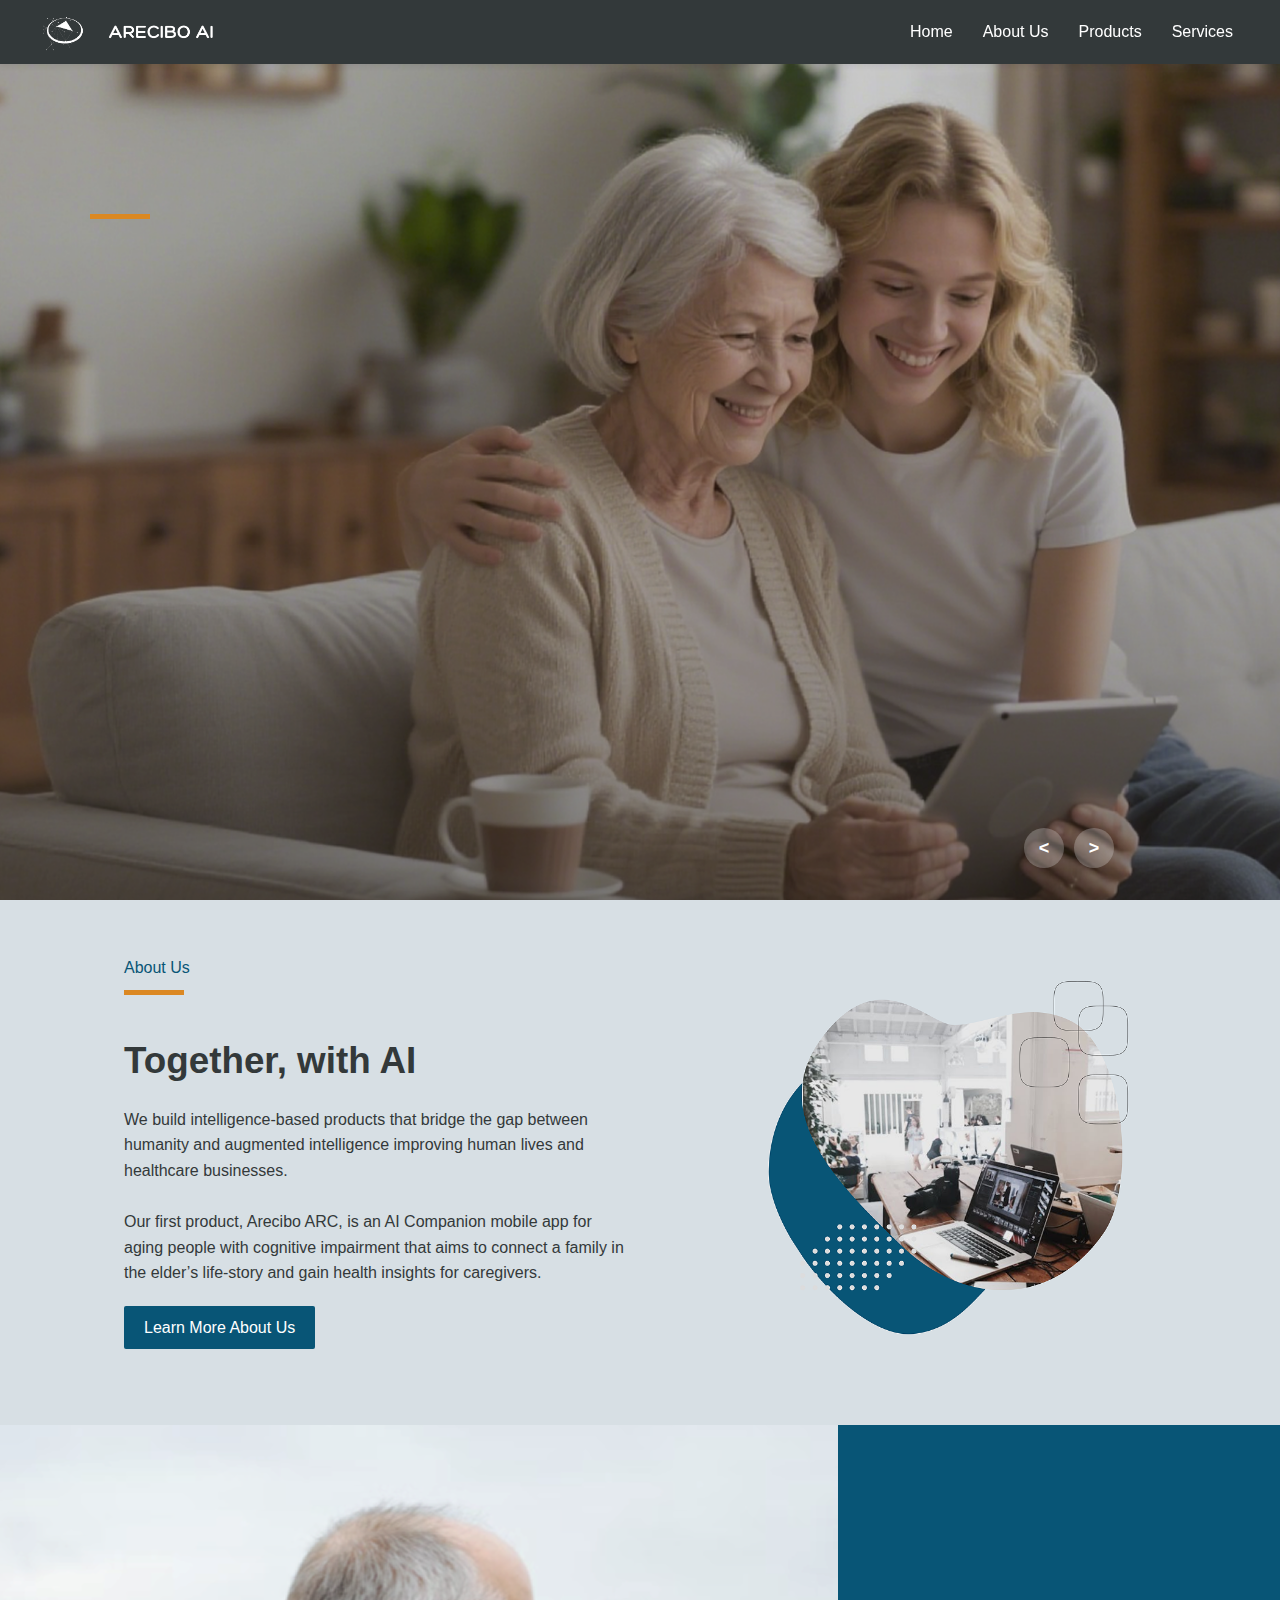
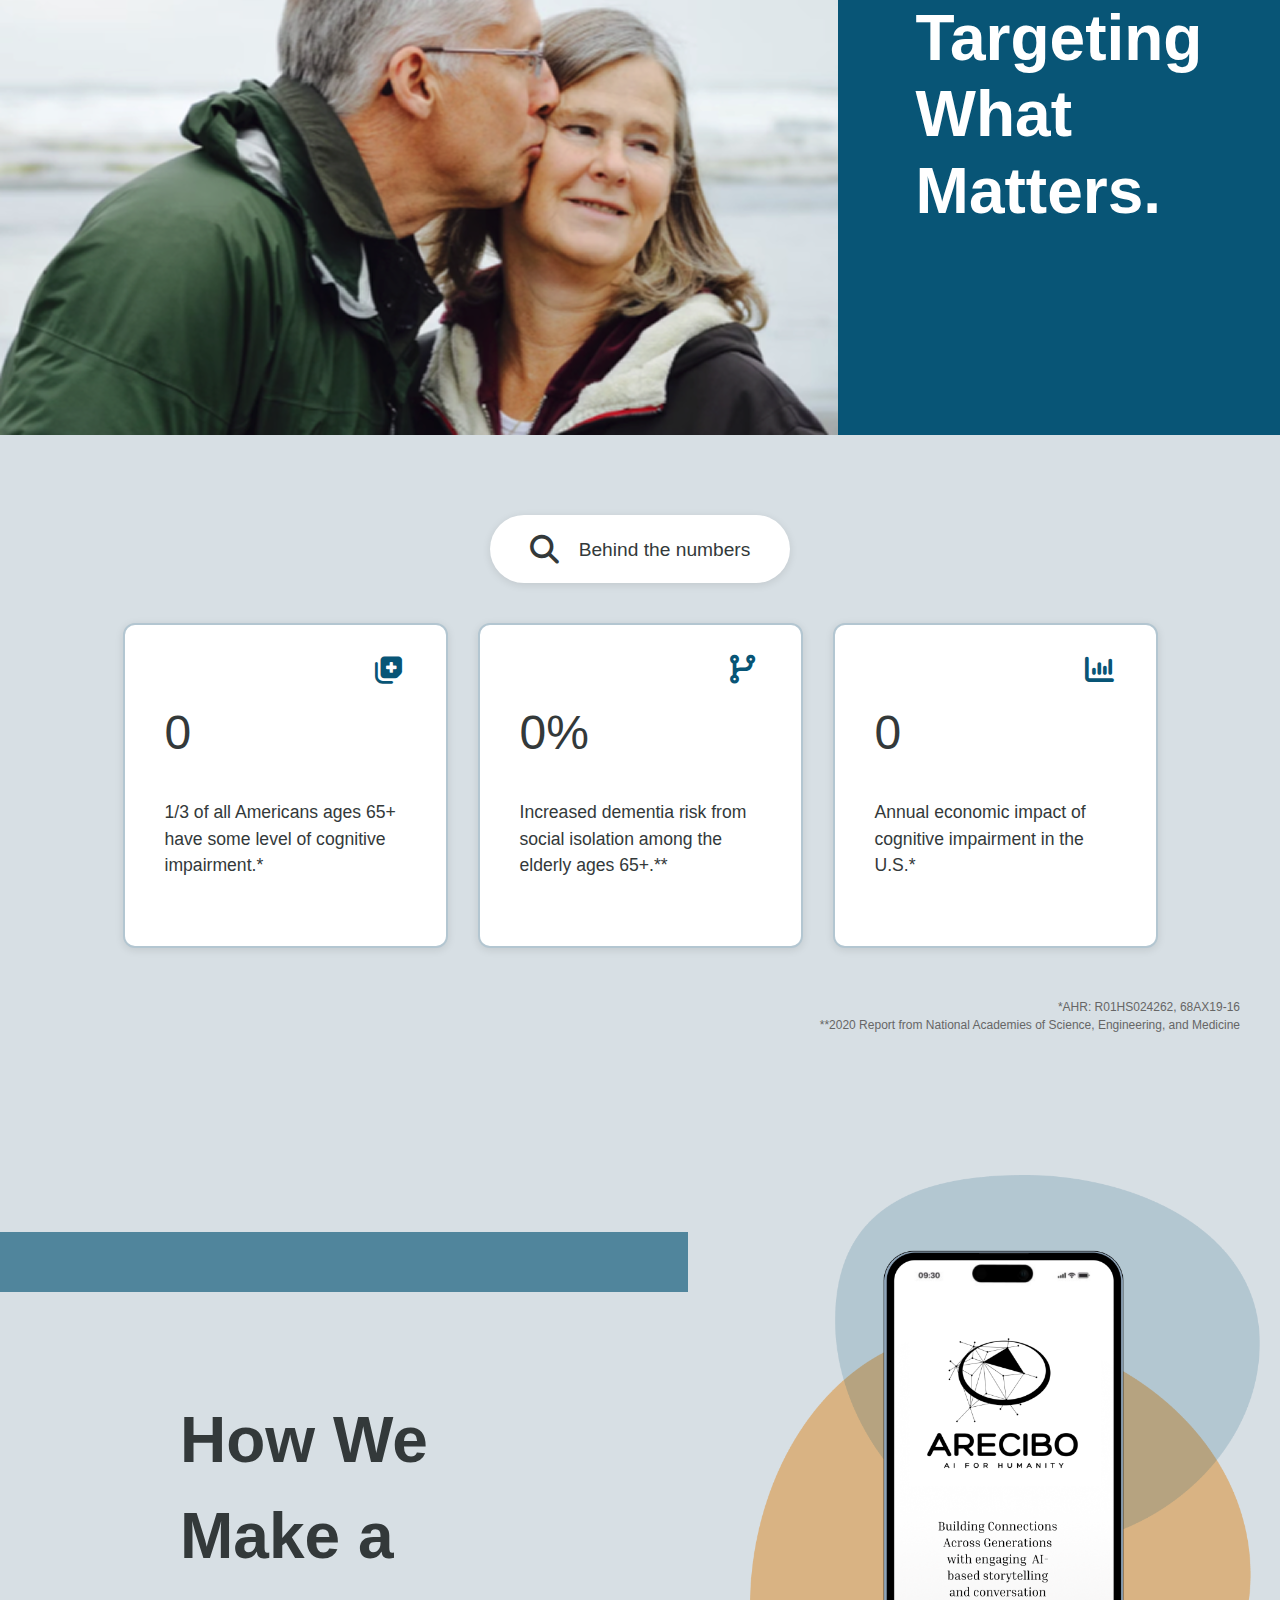
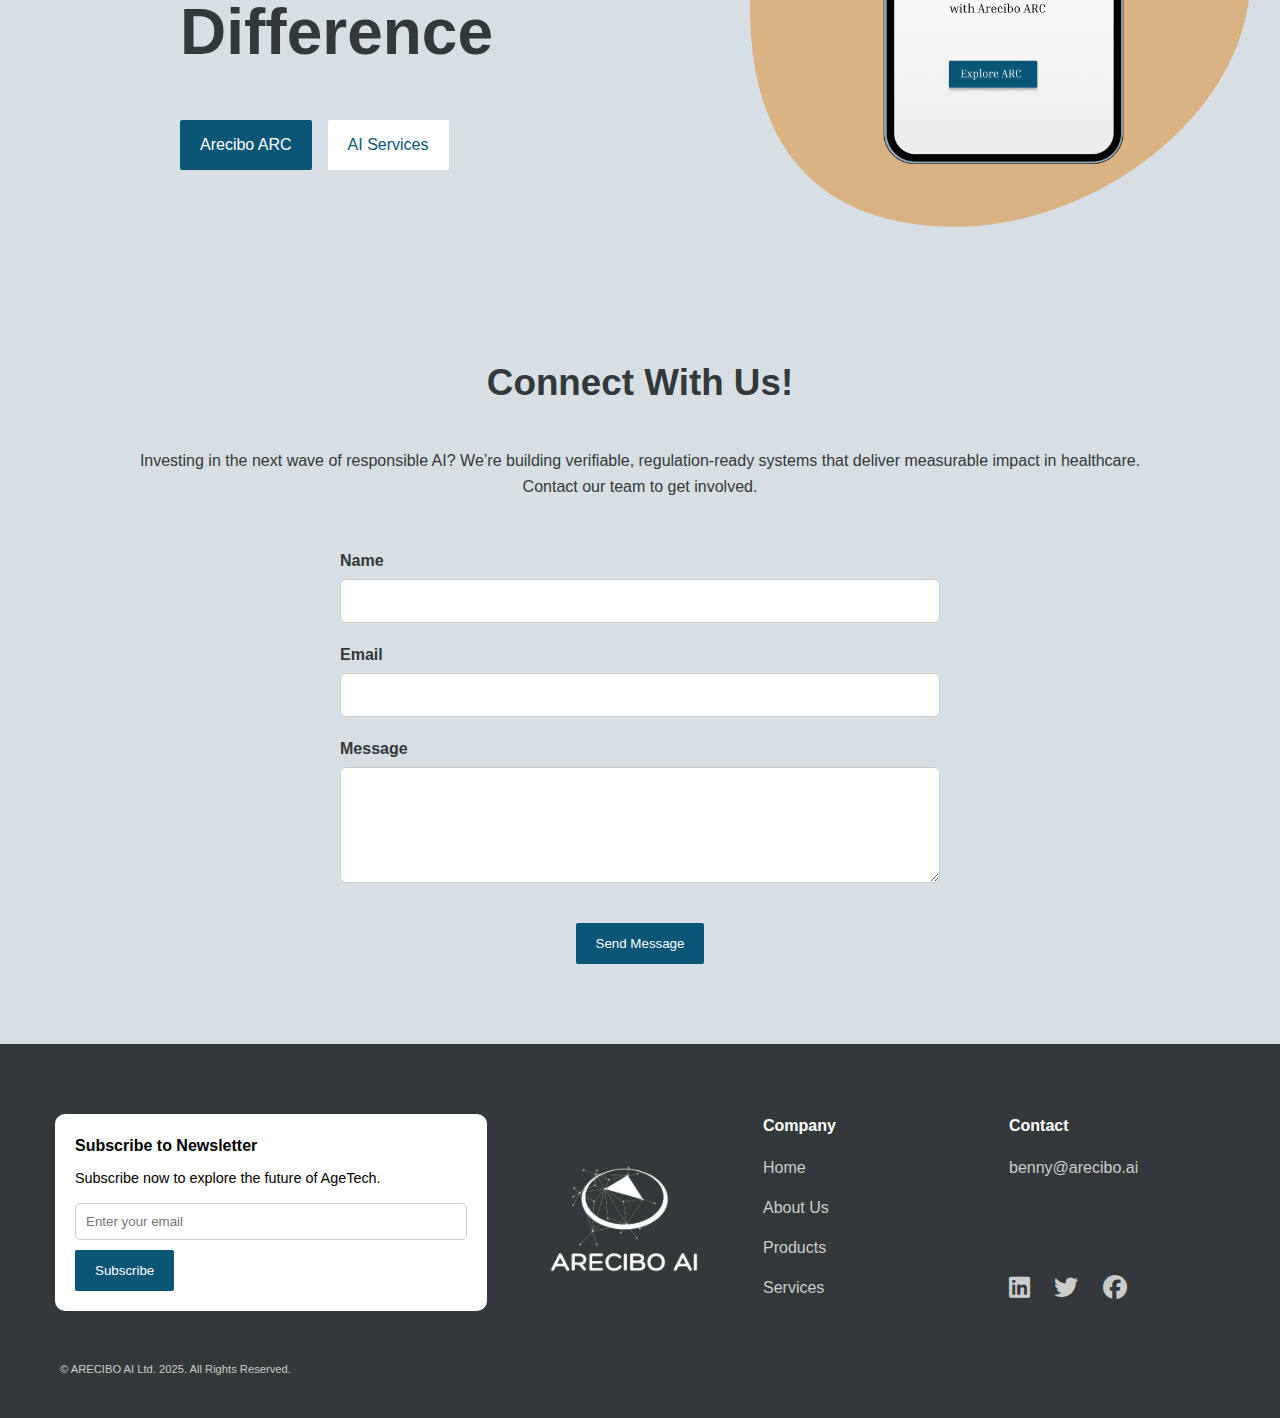
<file: index.html>
<!DOCTYPE html>
<html lang="en">
<head>
    <meta charset="UTF-8">
    <meta name="viewport" content="width=device-width, initial-scale=1.0">
    <title>Arecibo Website</title>
    <link rel="preconnect"
          href="https://fonts.googleapis.com">
    <link rel="preconnect"
          href="https://fonts.gstatic.com"
          crossorigin>
    <link
            href="https://fonts.googleapis.com/css2?family=Inria+Serif:ital,wght@0,300;0,400;0,700;1,300;1,400;1,700&family=Outfit&display=swap"
            rel="stylesheet">

    <link rel="stylesheet"
          href="https://cdnjs.cloudflare.com/ajax/libs/font-awesome/6.7.2/css/all.min.css"
          integrity="sha512-Evv84Mr4kqVGRNSgIGL/F/aIDqQb7xQ2vcrdIwxfjThSH8CSR7PBEakCr51Ck+w+/U6swU2Im1vVX0SVk9ABhg=="
          crossorigin="anonymous"
          referrerpolicy="no-referrer"
    />

    <link rel="stylesheet" href="css/style.css">
    <link rel="shortcut icon" href="images/arecibo_logo.ico" type="image/x-icon"/>
    <link rel="stylesheet" href="https://cdnjs.cloudflare.com/ajax/libs/font-awesome/6.6.0/css/all.min.css">
</head>

<body>
<nav class="navbar">
    <div class="container">
        <div class="logo-text">
            <a href="index.html">
                <img src="images/header_logo.png" class="logo" alt="logo">
                <img src="images/arecibo_wordmark.png" class ="wordmark" alt="wordmark">
            </a>
        </div>
        <div class="main-menu">
            <ul>
                <li>
                    <a href="index.html">Home</a>
                </li>
                <li>
                    <a href="about.html">About&nbsp;Us</a>
                </li>
                 <li>
                    <a href="products.html">Products</a>
                </li>
                <li>
                    <a href="services.html">Services</a>
                </li>
            </ul>
        </div>
    </div>
</nav>
<!--hero-->
<section class="hero">
    <div class="carousel">
        <div class="list">
            <div class="item">
                <img src="images/home/arecibo-arc-home-hero.png">
                <div class="content">
                    <div class="name">ARECIBO ARC</div>
                    <div class="orange-line"></div>
                    <div class="title">A New Narrative<br>for Lasting Legacy.</div>
                    <div class="description">
                        We believe AI innovation should start with people. That's why we designed a solution for meaningful 
                        connection with our Elders. See how our ARECIBO ARC Platform transforms life-stories to AI insights and care solutions.
                    </div>
                    <div class="buttons">
                        <button class="learnMoreARC">Explore ARC</button>
                    </div>
                </div>
            </div>

            <div class="item">
                <img src="images/home/hero_space.png">
                <div class="content">
                    <div class="name">ARECIBO AI-As-A-Service</div>
                    <div class="orange-line"></div>
                    <div class="title">Empowering Enterprises<br>with AI Services.</div>
                    <div class="description">
                        Our ARECIBO professionals design, develop, and deploy trustworthy AI systems for healthcare 
                        organizations and HealthTech companies. See how our AI-as-a-Service is bridging the gap between 
                        augmented intelligence and human-centered healthcare.
                    </div>
                    <div class="buttons">
                        <button class="learnMoreAIaaS">Explore AIaaS</button>
                    </div>
                </div>
            </div>

            <div class="item">
                <img src="images/home/hero_family.png">
                <div class="content">
                    <div class="name">ARECIBO AI</div>
                    <div class="orange-line"></div>
                    <div class="title">Humanity<br>Focused<br>Design.</div>
                    <div class="description">
                        Here at ARECIBO AI, the community comes first. Prioritizing human-centered innovation, 
                        we bridge cutting-edge technology with the needs of the people, designing evidence-based 
                        systems which add value to our customers.
                    </div>
                    <div class="buttons">
                        <button class="learnMoreBtn">Learn More</button>
                        <button class="joinUsBtn">Join Us</button>
                    </div>
                </div>
            </div>
        </div>

        <!--arrows-->
        <div class="arrows">
            <button id="prev"><</button>
            <button id="next">></button>

        </div>
    </div>
</section>

<!--mission statement section-->
<section class="mission bg-light-blue">
    <div class="about-flex">
        <!-- Text -->
        <div class="about-text">
            <h1 class="section-heading text-md">About Us</h1>
            <div class="orange-line"></div>
            <h2 class="mission-statement text-xl">Together, with AI</h2>
            <h3 class="statement-description text-md">
                We build intelligence-based products that bridge the gap between humanity and augmented 
                intelligence improving human lives and healthcare businesses. <br> <br>
                Our first product, Arecibo ARC, is an AI Companion mobile app for aging people with 
                cognitive impairment that aims to connect a family in the elder’s life-story and gain health insights for caregivers.
            </h3>
            <div class="statement-content">
                <a href="about.html" class="btn">Learn More About Us</a>
            </div>
        </div>

        <!--Image-->
        <div class="about-image">
            <img src="images/home/about-us-image.png" alt="About us image"/>
        </div>
    </div>
</section>

<!--targeting what matters-->
<section class="targeting-section bg-dark-blue">
     <div class="targeting-image">
        <img src="images/home/targeting-couple.png" alt="eldery couple">
    </div>
    <div class="targeting-heading">
        <h2 class="targeting-title-big">
            Targeting<br>
            What<br>
            Matters.
        </h2>
    </div>
</section>

<!--behind the numbers-->
<section id="stats" class="stats-section bg-light-blue">
  <div class="stats-header">
    <div class="header-bubble">
        <i class="fa-solid fa-magnifying-glass header-icon"></i>
        <h2 class="text-md">Behind the numbers</h2>
    </div>
  </div>

  <div class="stats-grid">
    <div class="stat-card">
      <i class="fa-solid fa-notes-medical card-icon"></i>
      <h3 class="stat-number" data-target="16000000">0</h3>
      <p>1/3 of all Americans ages 65+ have some level of cognitive impairment.*</p>
    </div>

    <div class="stat-card">
      <i class="fa-solid fa-code-branch card-icon"></i>
      <h3 class="stat-number" data-target="50">0%</h3>
      <p>Increased dementia risk from social isolation among the elderly ages 65+.**</p>
    </div>

    <div class="stat-card">
      <i class="fa-solid fa-chart-column card-icon"></i>
      <h3 class="stat-number" data-target="257">0</h3>
      <p>Annual economic impact of cognitive impairment in the U.S.* </p>
    </div>
  </div>

  <p class="footnote">
    *AHR: R01HS024262, 68AX19-16<br>
    **2020 Report from National Academies of Science, Engineering, and Medicine
  </p>
</section>

<!-- how we make a difference section -->
<section class="making-differences bg-light-blue">
    <div class="inner">
        <div class="left">
            <div class="accent-bar"></div>
            <h1>How We<br>Make a<br>Difference</h1>
            <div class="difference-buttons">
                <a href="products.html" class="btn">Arecibo ARC</a>
                <a href="services.html" class="btn btn-white">AI Services</a>
            </div>
        </div>
        <img src="images/home/arecibo-app-mockup.png" class="app-mockup" alt="phone mockup">
    </div>
</section>

<!-- work with us -->
<section class="work-with-us bg-light-blue" id="join-us">
    <div class="container">
        <h3 class="text-xl work-title">Connect With Us!</h3>

        <p class="text-md work-description">
            Investing in the next wave of responsible AI? We’re building verifiable, regulation-ready systems that deliver measurable impact in healthcare. Contact our team to get involved.
        </p>

        <form class="work-form" action="#" method="post">
            <div class="form-control">
                <label for="contact-name">Name</label>
                <input type="text" id="contact-name" name="name" required>
            </div>

            <div class="form-control">
                <label for="contact-email">Email</label>
                <input type="email" id="contact-email" name="email" required>
            </div>

            <div class="form-control">
                <label for="contact-message">Message</label>
                <textarea id="contact-message" name="message" rows="5" required></textarea>
            </div>
            <div class="g-recaptcha" data-sitekey="6LdLkKArAAAAAOLfBd-nSgZfICitqEY3KmThJ9h8"></div>
            <input type="button" value="Send Message" onclick="sendMessage()" class="btn">
        </form>
    </div>
</section>

<!--footer-->
<footer class="footer bg-dark">
    <div class="container">
        <div class="footer-grid">
             <!-- Column 1: Newsletter -->
            <div>
              <div class="card">
                <h4>Subscribe to Newsletter</h4>
                <p class="text-sm">
                    Subscribe now to explore the future of AgeTech.
                </p>
                <form>
                    <input type="email" id="email" placeholder="Enter your email">
                    <button type="submit" class="btn">Subscribe</button>
                </form>
              </div>
              <h5 class="copyright">© ARECIBO AI Ltd. 2025. All Rights Reserved.</h5>
            </div>

            <!-- Column 2: Logo -->
            <div>
                <a href="index.html">
                    <img src="images/arecibo_footer_logo.png" class="footer-logo" alt="logo">
                </a>
            </div>

            <!-- Column 3: Company -->
            <div>
                <h4>Company</h4>
                <ul>
                    <li><a href="index.html">Home</a></li>
                    <li><a href="about.html">About&nbsp;Us</a></li>
                    <li><a href="products.html">Products</a></li>
                    <li><a href="services.html">Services</a></li>
                </ul>
            </div>

            <!-- Column 4: Contact Us -->
            <div>
                <h4>Contact</h4>
                <ul>
                    <li><a href="mailto:benny@arecibo.ai">benny@arecibo.ai</a></li>
                </ul>
                <!-- Optional icons -->
                <div class="footer-icons">
                    <a href="https://www.linkedin.com/company/arecibo-ai/?viewAsMember=true" target="_blank"
                       rel="noopener">
                        <i class="fab fa-linkedin"></i>
                    </a>
                    <i class="fab fa-twitter"></i>
                    <i class="fab fa-facebook"></i>
                </div>
            </div>
        </div>
    </div>
</footer>

<!-- Toast Container -->
<div class="toast-container" id="toast-container"></div>

<script type="text/javascript">
    (function(d, m){
        var kommunicateSettings =
            {"appId":"1b0ffd97b98e3a8d7567c0e6f6936af97","popupWidget":true,"automaticChatOpenOnNavigation":true};
        var s = document.createElement("script"); s.type = "text/javascript"; s.async = true;
        s.src = "https://widget.kommunicate.io/v2/kommunicate.app";
        var h = document.getElementsByTagName("head")[0]; h.appendChild(s);
        window.kommunicate = m; m._globals = kommunicateSettings;
    })(document, window.kommunicate || {});
</script>
<script src="https://www.google.com/recaptcha/api.js" async defer></script>
<script src="js/jquery-3.7.1.min.js"></script>
<script src="js/main.js" defer></script>
</body>
</html>
</file>
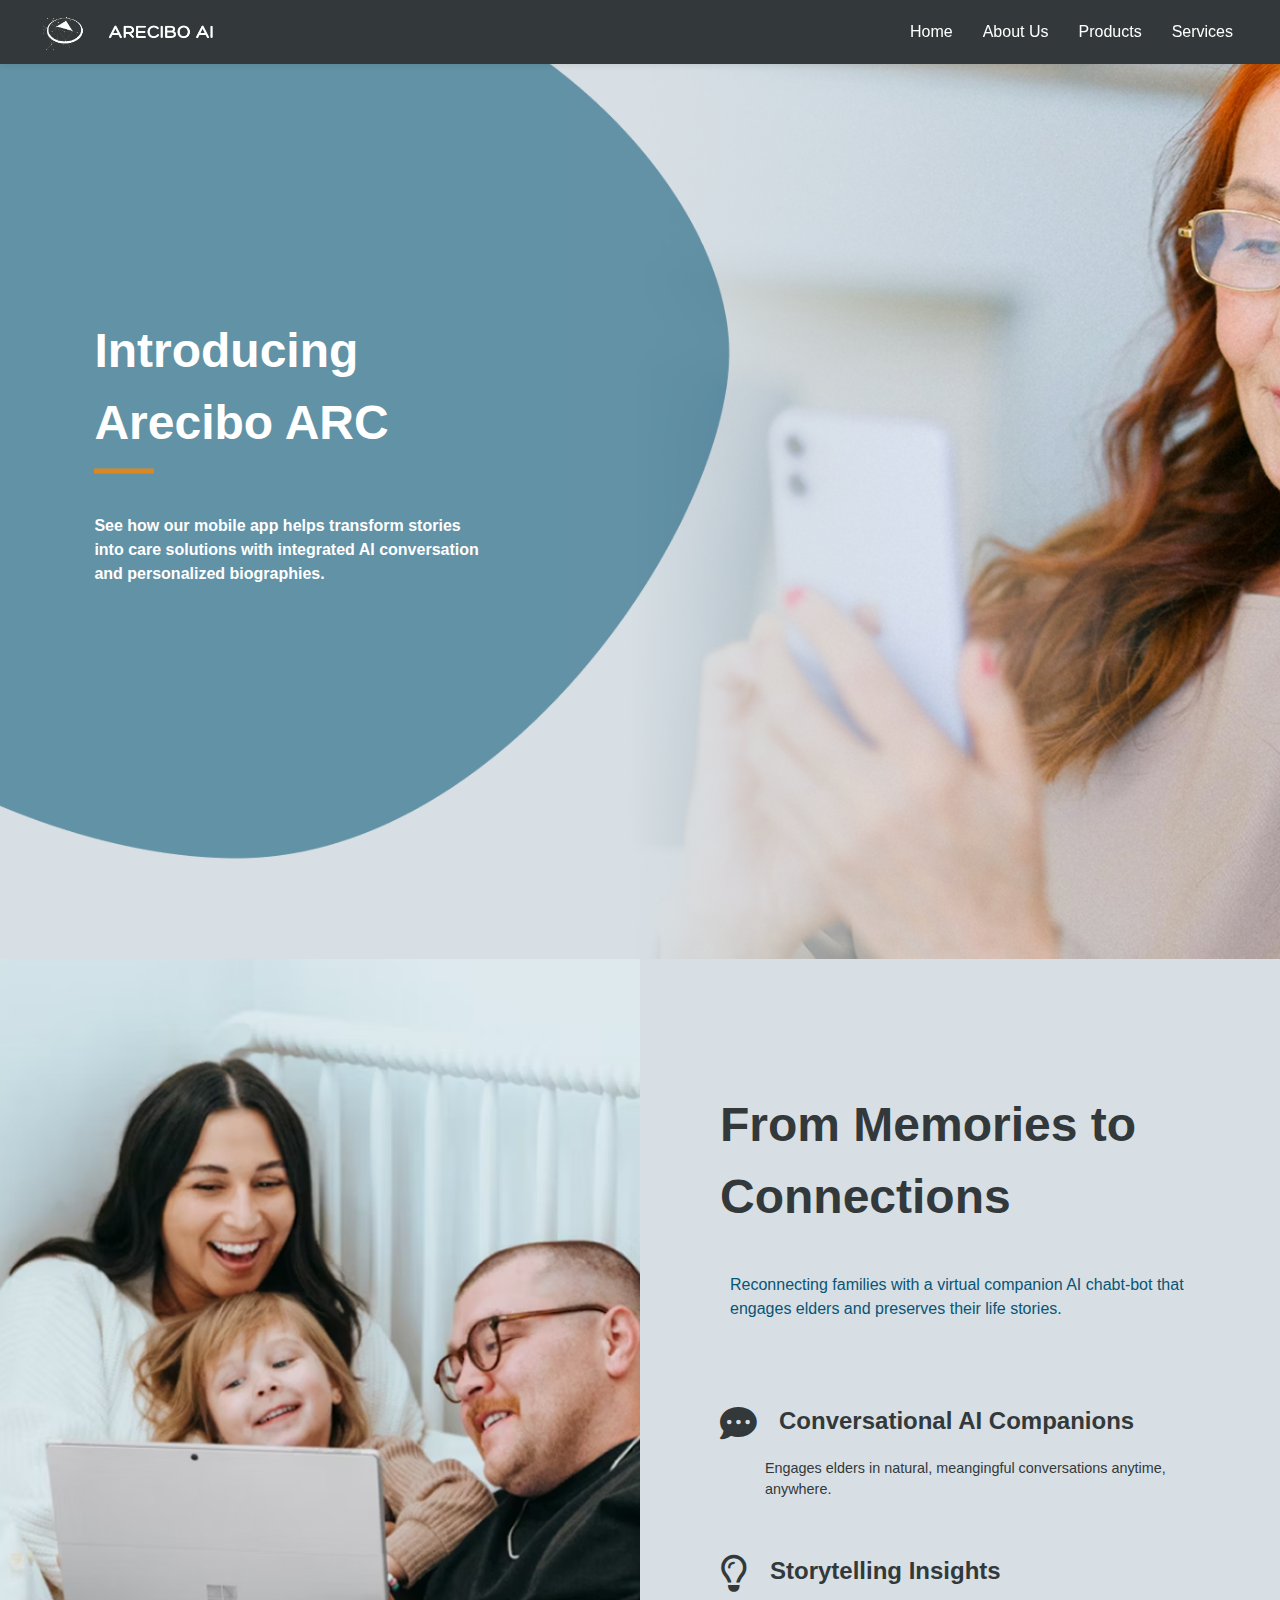
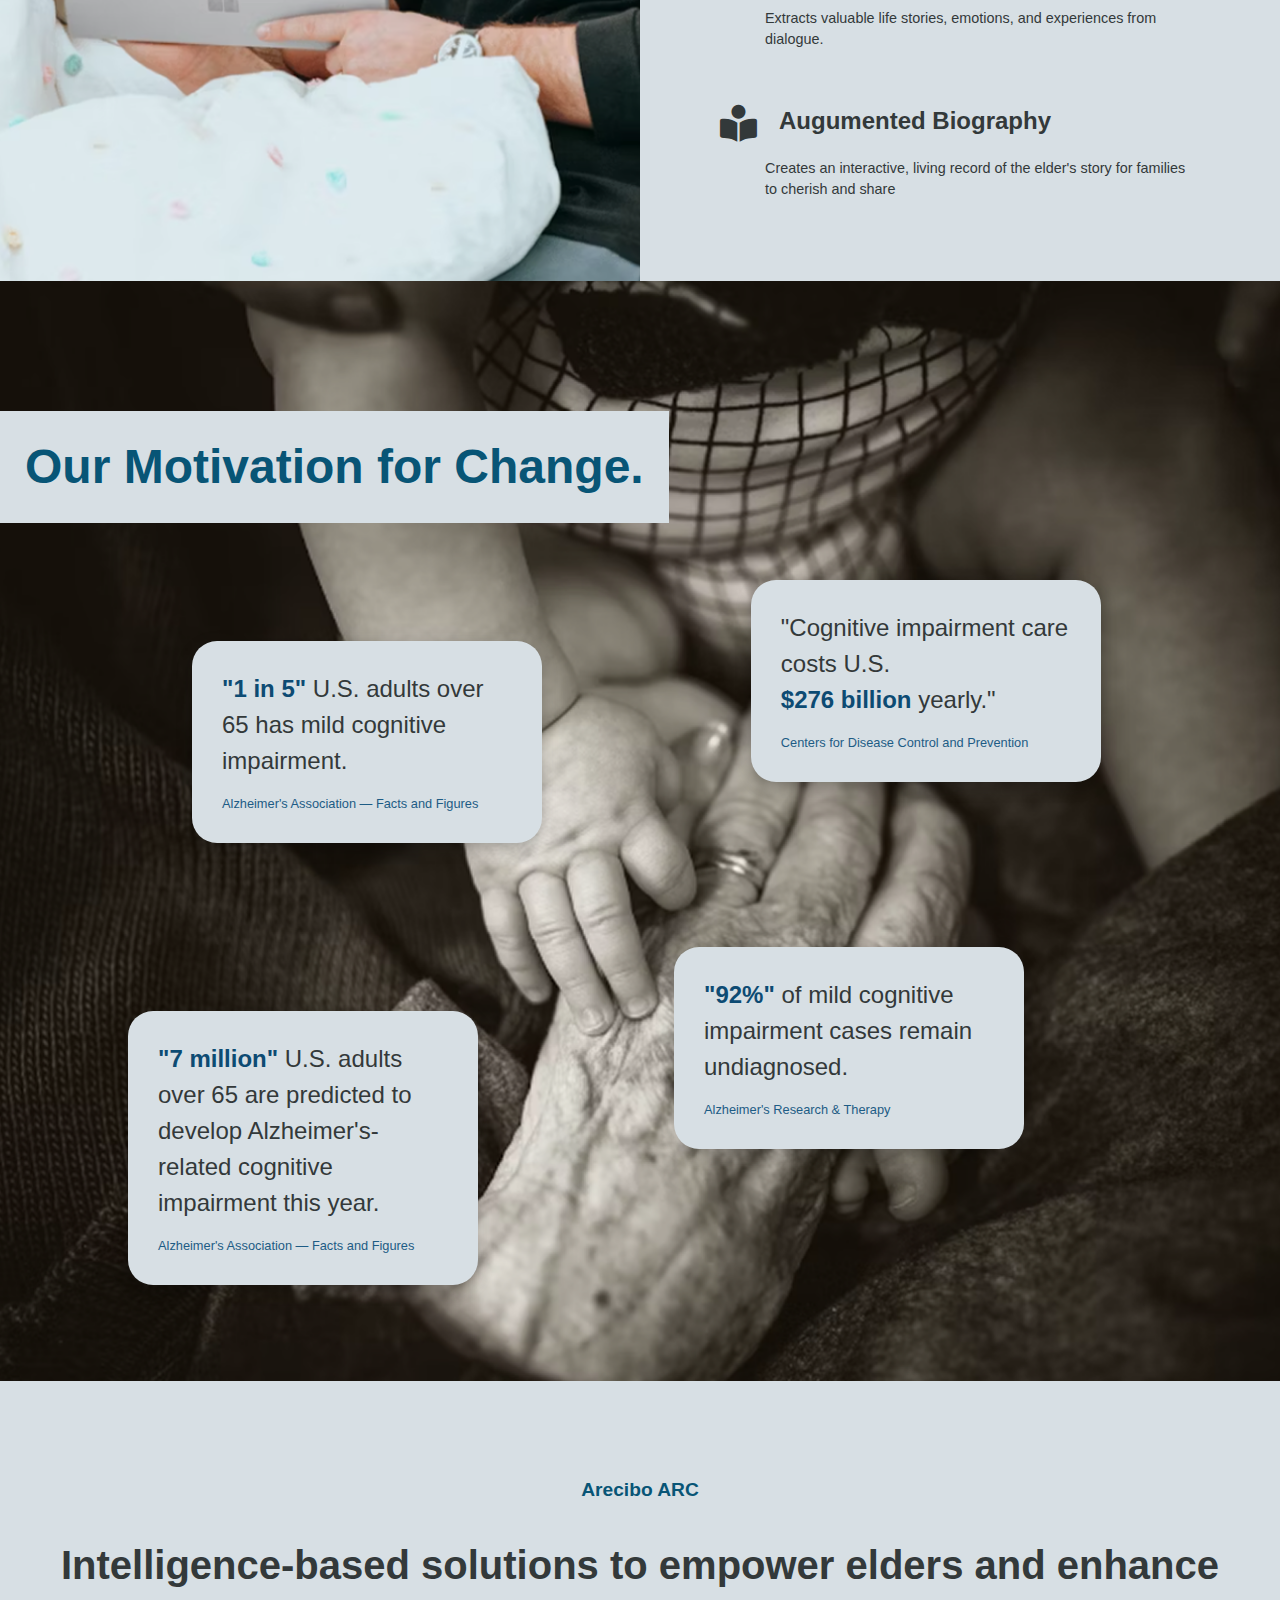
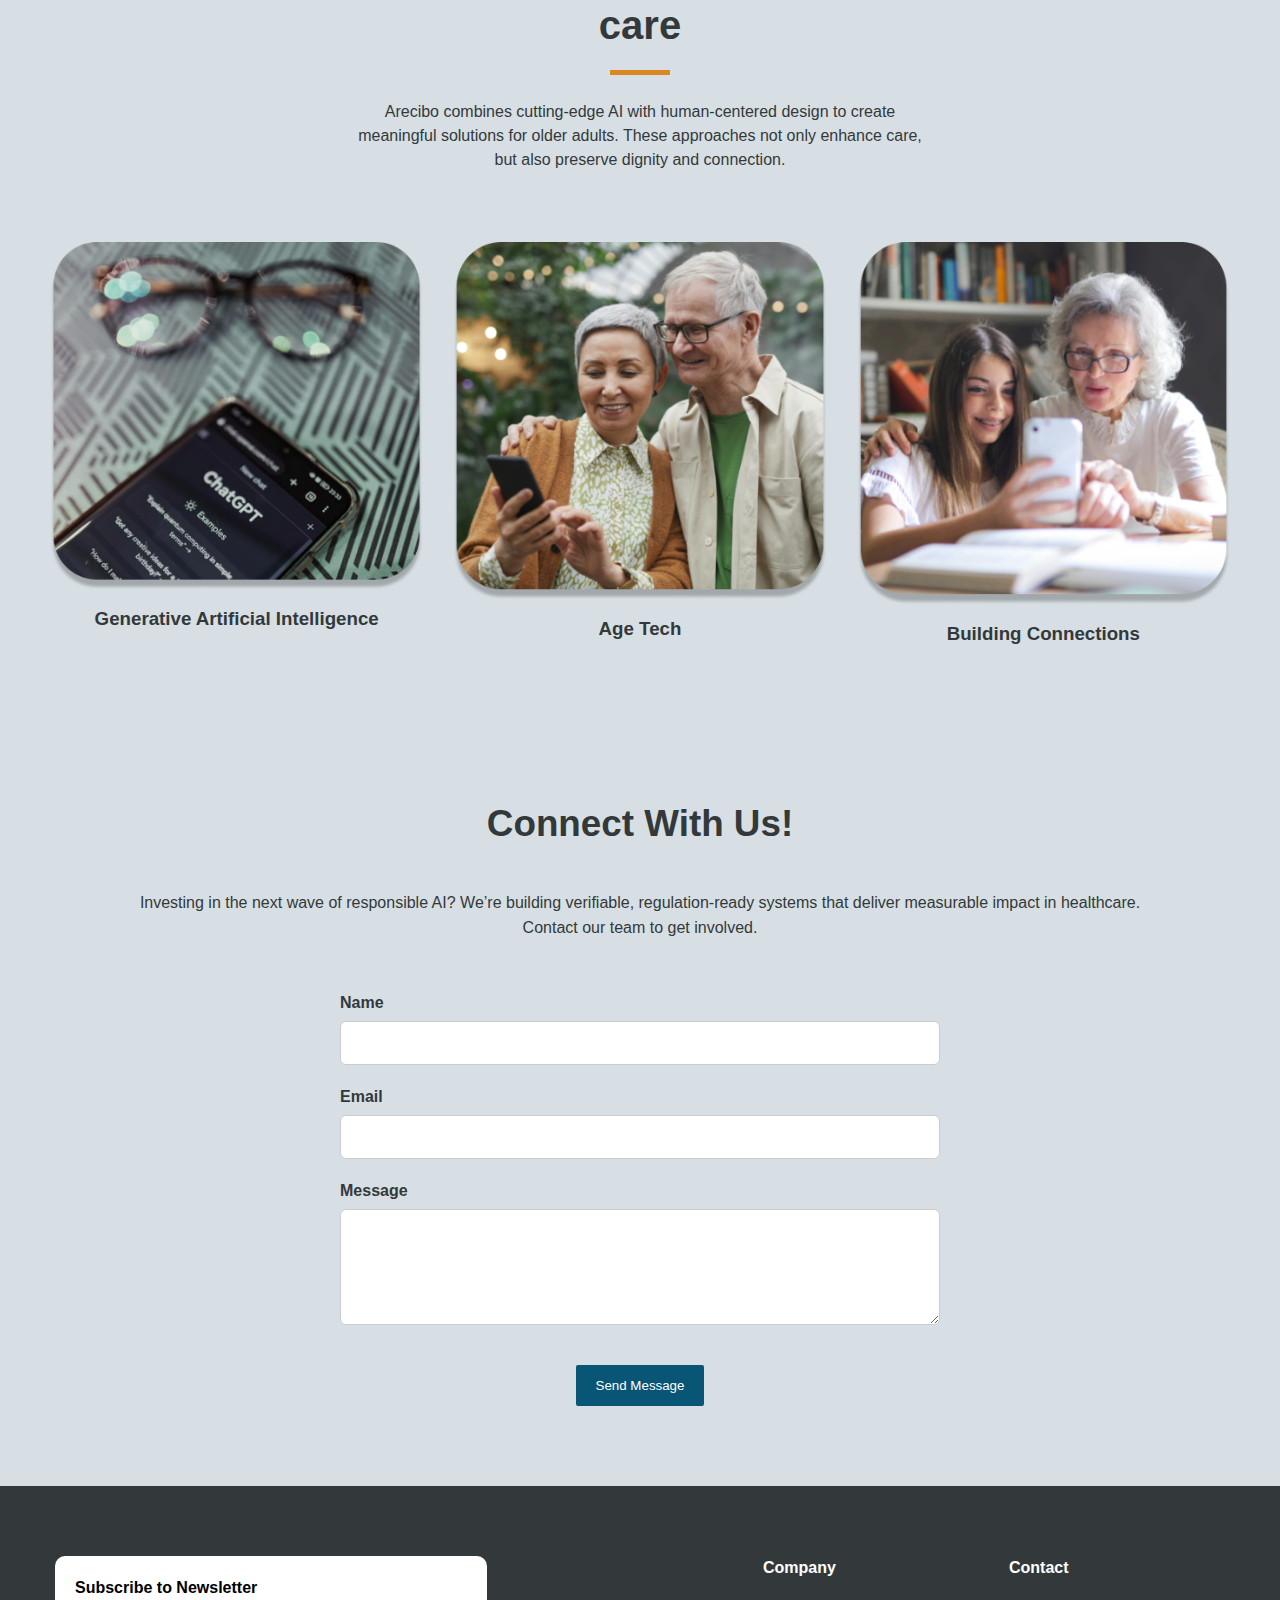
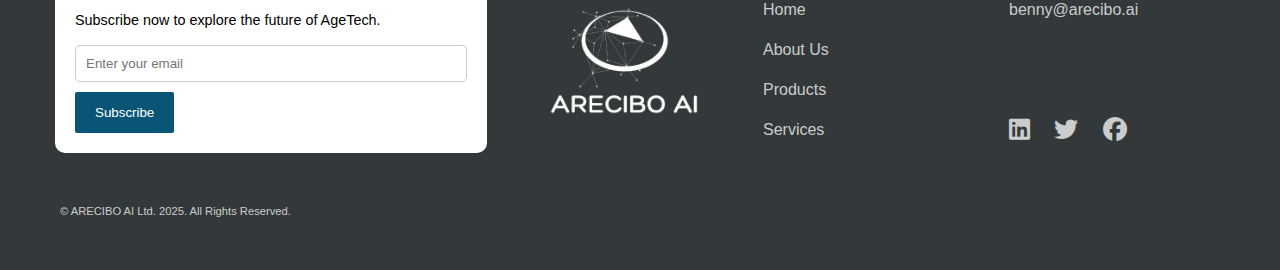
<file: products.html>
!DOCTYPE html>
<html>
<head>
    <meta charset="UTF-8" />
    <title>Services</title>

    <!-- fonts & icons -->
  <link rel="preconnect" href="https://fonts.googleapis.com" />
  <link rel="preconnect" href="https://fonts.gstatic.com" crossorigin />
  <link href="https://fonts.googleapis.com/css2?family=Inria+Serif:wght@300;400;700&family=Outfit&display=swap" rel="stylesheet" />
  <link rel="stylesheet" href="https://cdnjs.cloudflare.com/ajax/libs/font-awesome/6.7.2/css/all.min.css" integrity="sha512-Evv84Mr4kqVGRNSgIGL/F/aIDqQb7xQ2vcrdIwxfjThSH8CSR7PBEakCr51Ck+w+/U6swU2Im1vVX0SVk9ABhg==" crossorigin="anonymous" referrerpolicy="no-referrer" />

  <!-- main stylesheet -->
  <link rel="stylesheet" href="css/style.css" />
  <link rel="shortcut icon" href="images/arecibo_logo.ico" type="image/x-icon" />
</head>
<body class="services-page">
    <!-- navbar  -->
    <nav class="navbar">
        <div class="container">
        <div class="logo-text">
            <a href="index.html">
            <img src="images/header_logo.png" alt="logo" />
            <img src="images/arecibo_wordmark.png" class ="wordmark" alt="wordmark">
            </a>
        </div>
        <div class="main-menu">
            <ul>
                <li><a href="index.html">Home</a></li>
                <li><a href="about.html">About&nbsp;Us</a></li>
                <li><a href="products.html">Products</a></li>
                <li><a href="services.html">Services</a></li>
            </ul>
        </div>
        </div>
    </nav>
    <!-- hero -->
     <section class="product-hero bg-light-blue">
        <img src="images/products/arc-hero-bkgrd.png" alt="product hero image" class="arc-image">
        <div class="product-hero-text">
            <h1>Introducing<br>Arecibo ARC</h1>
            <div class="orange-line"></div>
            <h4>See how our mobile app helps transform stories into care solutions with integrated AI conversation and personalized biographies.</h4>
        </div>
     </section>
    
     <!--arc features section-->
     <section class="arc-features bg-light-blue">
        <div class="features-img">
            <img src="images/products/arc-features.png" alt="family using tablet">
        </div>

        <div class="features-content">
            <h1>From Memories to Connections</h1>
            <p class="features-subtitle">Reconnecting families with a virtual companion AI chabt-bot that engages elders and preserves their life stories.</p>
            <div class="features">
                <div class="feature-item">
                    <div class="feature-title">
                        <i class="fa-solid fa-comment-dots"></i>
                        <h3>Conversational AI Companions</h3>
                    </div>
                    <p>Engages elders in natural, meangingful conversations anytime, anywhere.</p>
                </div>
                <div class="feature-item">
                    <div class="feature-title">
                        <i class="fa-regular fa-lightbulb"></i>
                        <h3>Storytelling Insights</h3>
                    </div>
                    <p>Extracts valuable life stories, emotions, and experiences from dialogue.</p>
             </div>
                <div class="feature-item">
                    <div class="feature-title">
                        <i class="fa-solid fa-book-open-reader"></i>
                        <h3>Augumented Biography</h3>
                    </div>
                    <p>Creates an interactive, living record of the elder's story for families to cherish and share</p>
                </div>
            </div>
        </div>
     </section>

     <!-- Motivation Section -->
    <section class="motivation">
        <div class="motivation-overlay">
            <h2>Our Motivation for Change.</h2>
            <div class="motivation-stats">
                <div class="motivation-stat stat1">
                    "Cognitive impairment care costs U.S. <br><strong>$276 billion</strong> yearly."<br>
                    <a href="https://www.cdc.gov/dementia/costs.html" target="_blank">Centers for Disease Control and Prevention</a>
                </div>
            <div class="motivation-stat stat2">
                <strong>"1 in 5"</strong> U.S. adults over 65 has mild cognitive impairment.<br>
                <a href="https://www.alz.org/alzheimers-dementia/facts-figures" target="_blank">Alzheimer's Association — Facts and Figures</a>
            </div>
            <div class="motivation-stat stat3">
                 <strong>"92%"</strong> of mild cognitive impairment cases remain undiagnosed.<br>
                <a href="https://alzres.biomedcentral.com/articles/10.1186/s13195-023-01272-z" target="_blank">Alzheimer's Research & Therapy</a>
             </div>
            <div class="motivation-stat stat4">
                <strong>"7 million"</strong> U.S. adults over 65 are predicted to develop Alzheimer's-related cognitive impairment this year.<br>
                <a href="https://www.alz.org/alzheimers-dementia/facts-figures" target="_blank">Alzheimer's Association — Facts and Figures</a>
            </div>
         </div>
         </div>
     </section>

     <section class="arc bg-light-blue">
        <h3 class="arc-header">Arecibo ARC</h3>
        <h1>Intelligence-based solutions to empower elders and enhance care</h1>
        <div class="orange-line-center"></div>
        <p class="arc-description">
            Arecibo combines cutting-edge AI with human-centered design to create meaningful solutions for older adults.
            These approaches not only enhance care, but also preserve dignity and connection.
        </p>

         <div class="arc-cards">
            <div class="arc-card">
                <img src="images/products/arc-feature-pic1.png" alt="AI">
                <div class="arc-overlay">
                    <p>We use generative AI to analyze user patterns and personalize elder care through adaptive insights. Our technology is built to always support elderly needs whether its someone to joke with or someone to listen to stories.</p>
                 </div>
                 <h3>Generative Artificial Intelligence</h3>
            </div>
            <div class="arc-card">
                <img src="images/products/arc-feature-pic3.png" alt="Age Tech">
                 <div class="arc-overlay">
                    <p>The needs of both the elderly and the caretakers is our biggest priority. Arecibo ARC serves to utilize technology to support the independence and wellbeing of older adults.</p>
                 </div>
                 <h3>Age Tech</h3>
            </div>
            <div class="arc-card">
                <img src="images/products/arc-feature-pic2.png" alt="building connection">
                <div class="arc-overlay">
                    <p>Arecibo ARC preserves the voices of older adults by creating personalized digital biographies, allowing younger generations to connect with their family's stories and heritage</p>
                 </div>
                 <h3>Building Connections</h3>
            </div>
        </div>
     </section>
<!-- work with us -->
<section class="work-with-us bg-light-blue" id="join-us">
    <div class="container">
        <h3 class="text-xl work-title">Connect With Us!</h3>

        <p class="text-md work-description">
            Investing in the next wave of responsible AI? We’re building verifiable, regulation-ready systems that deliver measurable impact in healthcare. Contact our team to get involved.
        </p>

        <form class="work-form" action="#" method="post">
            <div class="form-control">
                <label for="contact-name">Name</label>
                <input type="text" id="contact-name" name="name" required>
            </div>

            <div class="form-control">
                <label for="contact-email">Email</label>
                <input type="email" id="contact-email" name="email" required>
            </div>

            <div class="form-control">
                <label for="contact-message">Message</label>
                <textarea id="contact-message" name="message" rows="5" required></textarea>
            </div>
            <div class="g-recaptcha" data-sitekey="6LdLkKArAAAAAOLfBd-nSgZfICitqEY3KmThJ9h8"></div>
            <input type="button" value="Send Message" onclick="sendMessage()" class="btn">
        </form>
    </div>
</section>

<!--footer-->
<footer class="footer bg-dark">
    <div class="container">
        <div class="footer-grid">
             <!-- Column 1: Newsletter -->
            <div>
              <div class="card">
                <h4>Subscribe to Newsletter</h4>
                <p class="text-sm">
                    Subscribe now to explore the future of AgeTech.
                </p>
                <form>
                    <input type="email" id="email" placeholder="Enter your email">
                    <button type="submit" class="btn">Subscribe</button>
                </form>
              </div>
              <h4 class="copyright">© ARECIBO AI Ltd. 2025. All Rights Reserved.</h5>
            </div>

            <!-- Column 2: Logo -->
            <div>
                <a href="index.html">
                    <img src="images/arecibo_footer_logo.png" alt="logo">
                </a>
            </div>

            <!-- Column 3: Company -->
            <div>
                <h4>Company</h4>
                <ul>
                    <li><a href="index.html">Home</a></li>
                    <li><a href="about.html">About&nbsp;Us</a></li>
                    <li><a href="products.html">Products</a></li>
                    <li><a href="services.html">Services</a></li>
                </ul>
            </div>

            <!-- Column 4: Contact Us -->
            <div>
                <h4>Contact</h4>
                <ul>
                    <li><a href="mailto:benny@arecibo.ai">benny@arecibo.ai</a></li>
                </ul>
                <!-- Optional icons -->
                <div class="footer-icons">
                    <a href="https://www.linkedin.com/company/arecibo-ai/?viewAsMember=true" target="_blank"
                       rel="noopener">
                        <i class="fab fa-linkedin"></i>
                    </a>
                    <i class="fab fa-twitter"></i>
                    <i class="fab fa-facebook"></i>
                </div>
            </div>
        </div>
    </div>
</footer>

<!-- Toast Container -->
<div class="toast-container" id="toast-container"></div>

<script type="text/javascript">
    (function(d, m){
        var kommunicateSettings =
            {"appId":"1b0ffd97b98e3a8d7567c0e6f6936af97","popupWidget":true,"automaticChatOpenOnNavigation":true};
        var s = document.createElement("script"); s.type = "text/javascript"; s.async = true;
        s.src = "https://widget.kommunicate.io/v2/kommunicate.app";
        var h = document.getElementsByTagName("head")[0]; h.appendChild(s);
        window.kommunicate = m; m._globals = kommunicateSettings;
    })(document, window.kommunicate || {});
</script>
<script src="https://www.google.com/recaptcha/api.js" async defer></script>
<script src="js/jquery-3.7.1.min.js"></script>
<script src="js/main.js" defer></script>
</body>
</html>
</file>
<file: css/style.css>
* {
    box-sizing: border-box;
    margin: 0;
    padding: 0;

}

:root {
    --header-color: #33393A;
    --hover-color: #C8DCDA;
    --light-blue: #D7DFE4;
    --dark-blue: #085576;
    --orange: #DB8822;
    --impact-gap: 20px;


}
body {
    font-family: 'Hero', sans-serif;
    font-size: 16px;
    line-height: 1.5;
    background: #fff;
    -webkit-font-smoothing: antialiased;
    margin: 0;
}

a {
    text-decoration: none;
    color: #fff;
}

ul {
    list-style: none;
}

img {
    max-width: 100%;
}

html {
  scroll-behavior: smooth;
}

/* navigation bar */
.navbar {
    position: fixed;
    top: 0;
    left: 0;
    width: 100%;
    z-index: 1000;
    background: var(--header-color);
    box-shadow: 0 2px 6px rgba(0,0,0,0.08);
}

.navbar .container {
    display: flex;
    justify-content: space-between;
    align-items: center;
    padding: 0;
    max-width: 95%;
}

.navbar .main-menu ul {
    display: flex;
}

.navbar ul li a {
    padding: 20px 15px;
    display: block;
    font-weight: 300;
    transition: 0.5s;
}

.navbar ul li a:hover {
    color: var(--hover-color);;
}

.logo-text {
  display: flex;
  align-items: center; 
}

.logo-text a {
  display: flex;
  align-items: center; 
  color: #fff; 
}

.logo-text img {
  height: 40px; 
  margin-right: 10px;
  display: block;
}


@media (max-width: 850px) {
  .navbar ul li a{
    padding: 21px 4px;
    font-size: 0.8rem;
  }
  .logo-text img {
    height: 30px;
  }
  .brand-name {
    font-size: 1rem;
  }
 }

/* ------------- home page --------------*/
/* hero */
.carousel {
  width: 100vw;
  height: 100vh;
  overflow: hidden;
  position: relative;
}
.carousel .list .item {
  position: absolute;
  inset: 0 0 0 0;

}
.carousel .list .item img{
  width: 100%;
  height: 100%;
  object-fit: cover;
  margin-top: 60px;
  filter: brightness(80%);
}
.carousel .list .item .content {
  position: absolute;
  top: 20%;
  width: 1140px;
  max-width: 60%;
  left: 37%;
  transform: translateX(-50%);
  padding-right: 30%;
  box-sizing: border-box;
  color: #fff;
  text-shadow: 0 5px 10px #0084;
}
.carousel .list .item .content .name {
  font-weight: bold;
  letter-spacing: 3px;
  margin-bottom: 10px;
  color: #fff;
}
.carousel .list .item .content .title {
  font-weight: bold;
  font-size: 4em;
  line-height: 1em;
}
.carousel .list .item .content .description {
  margin-top: 20px;
  line-height: 1.3em;
  opacity: 90%;
}
.carousel .list .item .content .buttons {
  display: grid;
  grid-template-columns: repeat(2, 130px);
  grid-template-rows: 40px;
  gap: 5px;
  margin-top: 20px;
}
.carousel .list .item .content button {
  border: none;
  background-color: var(--orange);
  letter-spacing: 3px;
  font-weight: 500;
  transition: .5s;
}
.carousel .list .item .content button:nth-child(2) {
  background-color: transparent;
  color: #eee;
  border: 1px solid #eee;
}
.carousel .list .item .content button:hover{
  opacity: 0.8;
}

.arrows {
  position: absolute;
  top: 92%;
  left: 80%;
  width: 300px;
  max-width: 30%;
  display: flex;
  gap: 10px;
  align-items: center;
}
.arrows button{
  width:40px;
  height: 40px;
  border-radius: 50%;
  background-color: #eee4;
  border: none;
  color: #fff;
  font-weight: bold;
  font-size: large;
  transition: .5s;
  z-index: 100;
}
.arrows button:hover {
  color:#000;
  background-color: #fff;
}
.carousel .list .item:nth-child(1){
  z-index: 1;
}
.carousel .list .item:nth-child(1) .name,
.carousel .list .item:nth-child(1) .title,
.carousel .list .item:nth-child(1) .description,
.carousel .list .item:nth-child(1) .buttons {
  transform: translateY(50px);
  filter: blur(20px);
  opacity: 0;
  animation: showContent 0.5s 1s linear 1 forwards;
}
@keyframes showContent {
  to{
    opacity: 1;
    filter:blur(0);
    transform: translateY(0);
  }
}

.carousel .list .item:nth-child(1) .title{
  animation-delay: 1s;
}
.carousel .list .item:nth-child(1) .description{
  animation-delay: 1.4s;
}
.carousel .list .item:nth-child(1) .buttons{
  animation-delay: 1.6s;
}

.carousel.next .list .item:nth-child(1) img{
  opacity: 0.7;
  filter: blur(5px);
  animation: showImage 0.5s linear 1 forwards;
}
@keyframes showImage{
  to{
    opacity: 1;
    filter: blur(0);
  }
}
@media screen and (max-width: 1024px) {
  .container { max-width: 92%; }

  .carousel .list .item .content {
    width: 100%;
    max-width: 90%;
    left: 50%;
    transform: translateX(-50%);
    padding-right: 0;
    top: 28%;
  }

  .carousel .list .item .content .title {
    font-size: 3rem;
  }
}

/* mission statement */
.about-flex {
  display: flex;
  align-items: center;
  justify-content: center;
  gap: 2rem;
  padding: 2rem;
  flex-wrap: wrap; 
}

.about-image img {
  max-width: 400px;
  width: 100%;
  height: auto;
  border-radius: 8px;
  padding-top: 40px;
  padding-bottom: 40px;
}

.about-text {
  max-width: 600px;
}

.about-us {
    color: var(--dark-blue);
}
.statement-content {
    padding: 20px 0 50px;
}
.statement-description {
  padding-right: 100px;
}

@media (max-width: 850px) {
  .about-image {
    display: none;
  }
 }

 @media (min-width: 1600px) {
   .about-text {
    max-width: 800px;
   }
   .statement-description {
      font-size: 1.5rem;
   }
 }

/* --- targteing section --- */
.targeting-section {
    display: flex;
    width: 100%;
    align-items: stretch;
    margin: 0;
}

.targeting-imgage {
    flex: 1;
}

.targeting-image img {
  width: 100%;
  height: 100%;
  object-fit: cover;
  display: block;
}

.targeting-heading {
  flex: 1;
  display: flex;
  justify-content: center;
  align-items: center;
  padding: 30px 40px;
  margin-bottom: 30px;

}

.targeting-title-big {
    font-size: 4rem;
    line-height: 1.2;
    font-weight: 700;
    color: #fff;
    text-align: left;
    margin: 0;
}

@media (max-width: 850px) {
  .targeting-title-big {
    font-size: 2.5rem;
  }
 }
 @media (min-width: 1400px) {
   .targeting-title-big {
    font-size: 6rem;
   }
 }

/* by the numbers section */
.stats-section {
  padding: 80px 40px;
}

.stats-header {
  display: flex;
  text-align: center;
  justify-content: center;
  align-items: center;
}

.header-bubble {
  display: flex;
  align-items: center;
  gap: 10px;
  background-color: white;
  border-radius: 50px;
  padding: 0 40px;
  box-shadow: 0 2px 8px rgba(0,0,0,0.1);
  margin-bottom: 40px;
}

.header-icon {
  font-size: 1.8rem;
  color: var(--header-color);
  padding-right: 10px;
}

.stats-header h2 {
  color: var(--header-color);
  font-size: larger;
  padding-bottom: 8px;
}

.stats-grid {
  display: flex;
  align-items: left;
  justify-content: center;
  flex-wrap: wrap;
  gap: 30px;
}

.stat-card {
  background-color: white;
  border: 2px solid #b3c6d1;
  border-radius: 12px;
  padding: 30px 40px;
  width: 325px;
  height: 325px;
  box-shadow: 0 2px 8px rgba(0,0,0,0.1);
  transition: transform 0.2s ease;
}

.stat-card:hover {
  transform: translateY(-5px);
}

.stat-card p {
  margin-top: 20px;
  font-size: 1.1rem;
}

.card-icon {
  font-size: 1.8rem;
  color: var(--dark-blue);
  margin-left: 210px;
}

.stat-number {
  font-size: 3rem;
  font-weight: 530;
  padding: 10px 0;
  color: var(--header-color);
}

.footnote {
  font-size: 0.75rem;
  color: #666;
  margin-top: 50px;
  text-align: right;
}
@media (min-width: 1600px) {
   .stats-grid {
    gap: 120px;
   }
 }

/* how we make a difference section */
.making-differences {
  display: flex;
  justify-content: center;
  align-items: center;
  min-height: 70vh;
  padding: 60px 20px;
  overflow: hidden;
}

.inner {
  display: grid;
  grid-template-columns: 1fr 1fr;
  align-items: center;
  gap: 60px;
  max-width: 1200px;
  width: 100%;
  margin-left: 160px;
}

.left h1{
  color: var(--header-color);
  margin: 20px 0 40px;
  font-size: 4rem;
  
}

.accent-bar {
  width: 700px;
  height: 60px;
  margin-left: -12rem;
  margin-bottom: 100px;
  background: #50859C;
}

.difference-buttons {
  display: flex;
  gap: 16px;
}

.app-mockup {
  max-width: 100%;
  height: auto;
  display: block;
  object-fit: contain;
}

@media (max-width: 850px) {
  .inner {
    grid-template-columns: 1fr;
    text-align: center;
    margin: 0;
  }
  .accent-bar {
    display: none;
  }
  .difference-buttons {
    justify-content: center;
  }
  .right {
    margin-top: 40px;
  }
  .app-mockup {
    max-width: 70%;
    margin: auto;
  }
}

/* Work With Us section */
.work-with-us {
    padding: 40px 0;
    text-align: center;
}

.work-title,
.work-description {
    padding: 10px 60px;
}

.work-form {
    max-width: 600px;
    margin: 40px auto;
    display: flex;
    flex-direction: column;
    gap: 20px
}

.form-control {
   text-align: left;
   display: flex;
   flex-direction: column;
}

.form-control label {
    margin-bottom: 6px;
    font-weight: 600;
    color: var(--header-color);
}

.form-control input,
.form-control textarea {
    padding: 12px;
    border: 1px solid #ccc;
    border-radius: 6px;
    font-family: inherit;
    font-size: 1rem;
    resize: vertical;
}

.form-control input:focus,
.form-control textarea:focus {
    outline: none;
    border-color: var(--dark-blue);
    box-shadow: 0 0 0 2px rgba(51, 57, 58, 0.2);
}

.work-form .btn {
    align-self: center;
}

@media screen and (max-width: 600px) {
  .work-form { padding: 0 12px; }
  .work-form .btn { width: 100%; }
}


/*footer*/
.footer {
    padding-top: 40px;
    padding-bottom: 10px;
}

.footer h4 {
    margin-bottom: 10px;
}

.footer ul li {
    line-height: 2.5;
}

.footer a {
    color:#ccc;
}

.footer-grid {
  display: grid;
  grid-template-columns: 2fr 1fr 1fr 1fr; 
  gap: 30px;
  align-items: flex-start;
  padding: 30px 0;
}

.footer .card {
  background: #fff;
  color: #000;
  border-radius: 10px;
  padding: 20px;
}

.copyright {
  margin-left: 5px;
  padding-top: 50px;
  color: #ccc;
  font-size: 0.7rem;
  font-weight: 500;
}

.footer-icons {
  margin-top: 87px;
}

.footer i {
  font-size: 1.5rem;
  margin-right: 20px;
  color: #ccc;
}

.footer input[type='email'] {
    width: 100%;
    padding: 10px;
    border: 1px solid #ccc;
    border-radius: 5px;
    margin: 10px 0;
}
@media screen and (max-width: 768px) {
  .footer-grid {
    grid-template-columns: 1fr;
    gap: 18px;
  }
  .team-members { gap: 30px; }
  .team-title-big { font-size: 2rem; text-align: center; margin-left: 0; }
}

/*utility classes */
.container {
    max-width: 1200px;
    margin: 0 auto;
    padding: 0 15px;
}

.container-sm {
    max-width: 1200px;
    margin: 0 500px 0 80px;
}

/* buttons */
.btn {
    display: incline-block;
    padding: 13px 20px;
    background: var(--dark-blue);
    color: #fff;
    font-weight: 500;
    text-decoration: none;
    border: none;
    border-radius: 2px;
    cursor: pointer;
    transition: 0.5s;
}

.btn-orange {
  background: var(--orange);
  color: var(--header-color);
}

.btn-white {
  background: #fff;
  color: var(--dark-blue);
}

.btn:hover {
    opacity: 0.8;
}

/* text classes */
.text-xxl {
    position: static;
    font-size: 3.3rem;
    line-height: 1.2;
    font-weight: 510;
    text-align: center;
    color: #fff;
}

.text-xl {
    font-size: 2.3rem;
    line-height: 1.4;
    font-weight: 600;
    margin: 20px 0 20px;
}

.text-l {
    font-size: 1.5rem;
    line-height: 1.3;
    font-weight: 600;
    margin: 20px 0 10px;
}
.text-md {
    font-size: 1rem;
    line-height: 1.6;
    font-weight: normal;
    margin: 20px 0 10px;
}

.text-sm {
    font-size: 0.9rem;
    line-height: 1.4;
    font-weight: normal;
    margin: 10px 0 5px;
}

.text-center {
    text-align: center;
}

/* background */
.bg-light-blue {
    background: var(--light-blue);
    color: var(--header-color);
}

.bg-dark {
    background: var(--header-color);
    color: #fff
}

.bg-dark-blue {
    background: var(--dark-blue);
    color: #fff
}

/* card */
.card {
    background: #fff;
    color: #000;
    border-radius: 10px;
    padding: 20px;

}



/* --------- About Us ---------- */

.text-block .text-xl {
    color: var(--dark-blue)
}

.about-hero {      
  position: relative;                
  height: 100vh;
  background: url('../images/about/arecibo-telescope-hero.png') no-repeat center center/cover;
  display: flex;
  align-items: center;
  justify-content: center;
  text-align: center;
}

.about-hero::before {
  content: "";
  position: absolute;
  top: 0;
  left: 0;
  width: 100%;
  height: 100%;
  background: rgba(0, 0, 0, 0.25);
  z-index: 1;
}

.hero-overlay {
  position: relative;
  z-index: 2;
  display: flex;
  justify-content: flex-end;
  align-items: center;
  width: 100%;
  height: 100%;
  padding-top: 18%;
}

@media(min-width: 650) {
  .mission-card {
    width: 100%;
  }
}

/* mission text box */
.mission-card {
  background-color: var(--light-blue);
  padding: 3rem 4rem;
  width: 60%;
  max-width: 1000px;
  text-align: left;
  box-shadow: 0 4px 25px rgba(0, 0, 0, 0.15);
}

.mission-card h2 {
  color: var(--dark-blue);
  font-size: 2;
  margin-bottom: 1rem;
}

.mission-card p {
  margin-bottom: 1.8rem;
  line-height: 1.6;
  color: var(--header-color);

}

.about-grid {
  display: grid;
  grid-template-columns: 1fr 1fr;
  gap: 0;
  align-items: center;
  padding: 0;
}

/* flip columns on alternated sections */

.about-grid.reverse {
  direction: rtl; 
}

.about-grid.reverse > * {
  direction: ltr; 
}

.text-block { 
  margin-bottom: 100px;
}

.values-list li {
  margin: 20px 0;
}

.text-block .text-xl {
  margin-bottom: 40px;
}


/*Edge‑to‑edge image layout*/
.container .edge {  
  width: 100%;  
  max-width: 100%;                      
  margin: 0;
  padding: 0;
}

.about-grid img {               
  width: 100%;
  height: auto;
  object-fit: cover;             
  display: block;                
}

.text-block {                    
  padding: 70px 40px;           
}

.about-grid.reverse img { order: 2; }

/*our inspiration section*/
.inspiration {
  margin: 0;
  padding: 50px 0 0 0;
}
.inspiration-title {
  text-align: center;
  color: var(--dark-blue);
  margin-bottom: 40px;
}

.arecibo-message {
  display: flex;
  align-items: stretch;
  justify-content: center;
  padding: 0 10% 0 0;
}

.arecibo-message .text {
  padding-bottom: 40px;
}

 .arecibo-radio {
  display: flex;
  align-items: stretch;
  color: #fff;
  padding: 0 0 0 10%;
  overflow: hidden;
 }

 .arecibo-radio .section-heading{
  color: #eee;
 }

 .text {
  flex: 1;
  margin: auto 0;
 }

 .text .text-l {
  margin-bottom: 20px;
 }

 .image-circle {
  flex: 1 0 auto;
  display: flex;
  align-items: center;
  justify-content: center;
  max-width: 65%;
 }

@media (min-width: 1600px) {
  .about-grid {
    gap: 150px;
  }
  .text p{
    font-size: 1.2rem;
  }
 }

 /*our team section*/
 .our-team {
  display: flex;
  justify-content: flex-start;
  align-items: center;
  flex-direction: column;
  gap: 30px;
  min-height: 100vh;
 }
 .team-header {
  margin-top: 75px;
  text-align: center;
  color: var(--dark-blue);
 }
 .wrapper {
  width: 100%;
  max-width: 1400px;
  margin: auto;
 }
 .card-container {
  position: relative;
 }
 .card-container .team-card{
  width: 300px;
  border-radius: 25px;
  padding: 20px;
  /*background: #fff;*/
  margin: auto;
 }
 .card-container .team-card .img-container {
  padding: 25px;
  padding-bottom: 30px;
 }

 .img-container img {
  border-radius: 3px;
  height: 100%;
  object-fit: cover;
  display: block;
  margin-right: 40px;
  transition: opacity 0.4s ease;
 }
 .img-container {
  position: relative;
  width: 300px;
  height: 300px;
  margin: 0 auto 0 auto;
  display: flex;
  justify-content: center;
  align-items: center;
  overflow: hidden;
 }
.team-card .info {
  position: relative;
}
.team-card .info .name {
  position: static;
  transform: none;
  display: block;
  color: var(--header-color);
  text-align: center;
  font-weight: bold;
  padding-bottom: 10px;
}
.team-card .info .title {
  text-align: center;
}
.team-card .info .description{
  text-align: center;
  font-size: small;
}

.team-hover-overlay {
  position: absolute;
  top: 0;
  left: 0;
  width: 100%;
  height: 100%;
  background-color: var(--dark-blue); 
  color: white;
  display: flex;
  align-items: center;
  justify-content: center;
  text-align: center;
  padding: 20px;
  opacity: 0;
  transition: opacity 0.4s ease;
  border-radius: 5px;
  font-size: 0.95rem;
  line-height: 1.4;
  z-index: 2;
}

/* Hover behavior */
.img-container:hover .team-hover-overlay {
  opacity: 1;
}

.img-container:hover img {
  opacity: 0.2;
}


/* --------- Services Page ----------- */
.services-hero {
  position: relative;
  height: 100vh;
  background: url('../images/services/services-hero.png') no-repeat center center/cover;
}

.overlay {
  position: absolute;
  top: 0; left: 0;
  width: 100%; height: 100%;
  background: rgba(0,0,0,0.4);
  display: flex;
  justify-content: flex-start;
  align-items: center;
  padding-left: 4rem;
}

.hero-content {
  max-width: 700px;
  color:#eee;
  margin-top: 30px;
  margin-left: 20px;
}

.hero-content h1{
  margin-top: 15px;
  margin-bottom: 20px;
  font-size: 4rem;
}

.service-description {
  margin-bottom: 20px;
}

/* study findings section */
.study-findings {
  padding: 3rem 4rem;
  text-align: left;
}

.section-heading {
  color: var(--dark-blue);
}

.study-findings h2 {
  margin-bottom: 4rem;
  margin-left: 2rem;
  font-size: 2.5rem;
}

.service-stats {
  display: flex;
  justify-content: space-around;
  flex-wrap: wrap;
  gap: 1.5rem;
}

.service-stat {
  flex: 1;
  min-width: 200px;
  max-width: 300px;
}

.service-stat h3 {
  font-size: 3rem;
  color: var(--dark-blue);
  margin-bottom: 0.5rem;
}

.service-stat p {
  font-size: 1.3rem;
}

.sources {
  margin-top: 3rem;
  text-align: right;
}

.sources a{
  color: #666;
  font-size: 0.65rem;
}

.sources a:hover {
  color: var(--header-color);
}

/* AI-as-a-service section */
.aiaas {
  display: flex;
  align-items: center;
  justify-content: space-between;
  padding: 4rem 4rem;
  flex-wrap: wrap;
  overflow: hidden;
}

.aiaas-text {
  max-width: 500px;
}

.aiaas-text h2 {
  font-size: 2.8rem;
  line-height: 1.2;
  margin-bottom: 30px;
  margin-top: 10px;
  margin-left: 2rem;
  color: var(--header-color);
}
 .aiaas-line {
  width: 50rem;
  height: 3rem;
  background-color: #75A0B2;
  margin-top: 5rem;
  margin-left: -8rem;
 }

 .aiaas img {
  max-width: 40%;
  margin-top: 1rem;
  margin-right: 20px;
 }

 .aiaas-features {
  display: flex;
  justify-content: space-between;
  padding: 3rem 8%;
  gap: 40px;
  flex-wrap: wrap;
 }

 .feature {
  flex: 1;
  min-width: 20rem;
 }

 .feature h3 {
  position: relative;
  font-size: 2rem;
  margin-bottom: 10px;
  display: inline-block;
  color: var(--dark-blue);
 }

 .feature p {
  line-height: 1.5;
  color: var(--header-color);
  max-width: 320px;
  margin-bottom: 40px;
 }

 /* trending services offered section */

 .services-offered {
    padding: 4rem;
    padding-top: 5rem;
  }

.services-offered .service-container {
    margin: auto;
  }

.services-grid {
      display: grid;
      grid-template-columns: repeat(auto-fit, minmax(300px, 1fr));
      gap: 40px;
      margin-top: 30px;
  }
  .service-item h3 {
      font-size: 20px;
      margin: 12px 0 6px;
      color: var(--header-color);
      line-height: 1.3;
  }

  .service-item{
      padding-left: 2rem;
  }

  .service-item p {
      font-size: 15px;
      color: #555;
      line-height: 1.5;
      max-width: 90%;
  }

  .service-icon {
      width: 36px;
      height: 36px;
      margin-bottom: 8px;
      opacity: 0.9;
      color: var(--dark-blue);
  }

  .services-offered .orange-line{
    margin-bottom: 4rem;
  }

 /* image banner */
 .aiaas-banner {
  position: relative;
  width: 100%;
  height: 420px;
  background-image: url('/images/services/aiaas-banner.png');
  background-size: cover;
  background-position: center;
  display: flex;
  align-items: center;
  justify-content: left;
  color: white;
  text-align: left;
 }

 .banner-content {
  position: relative;
  z-index: 2;
  margin-left: 10%;
  max-width: 800px;
 }

 .banner-content h5 {
  font-size: 1.5rem;
  font-weight: 500;
  margin-bottom: 30px;
 }

 .banner-content h2 {
  font-size: 3.5rem;
 }

 @media (max-width: 850px) {
  .aiaas {
    padding: 1rem 1rem;
  }
  .aiaas-text h2{
    font-size: 2rem;
    max-width: 800px;
  }
  .banner-content h5{
    font-size: 1rem;
  }
  .banner-content h2{
    font-size: 2rem;;
  }
 }

 /* ------------- Products Section -------------------*/
 .arc-image{
  width:100vw;
  height:100vh;
  object-fit: cover;
  object-position: left;
  display:block;
  margin-top:35px;
  overflow: hidden;
 }

 .product-hero-text {
  position: absolute;
  top: 50%;
  left: 23%;
  transform: translate(-50%,-50%);
  color: white;
  text-align: left;
 }
.product-hero-text h1 {
  font-size: 3rem;
} 
.product-hero-text h4 {
  font-size: 1rem;
  max-width: 400px;
}
.orange-line {
  margin-top: 10px;
  margin-bottom: 40px;
  width: 60px;
  height: 5px;
  background-color: var(--orange);
}

@media (max-width: 900px) {
  .product-hero-text {
    margin-left: 100px;
  }
}

@media (min-width: 1400px) {
  .product-hero-text h1 {
    font-size: 4rem;
  }
  .product-hero-text h4 {
    font-size: 1.5rem;
  }
  .product-hero-text {
    margin-left: -70px;
  }
}

/* arc features */
.arc-features {
  display: flex;
  flex-wrap: wrap;
  height: auto;
  width: 100%;
  overflow: hidden;
}

.features-img {
  flex: 1 1 50%;
}

.features-img img {
  width: 100%;
  height: 100%;
  object-fit: cover;
  display: block;
}

.features-content {
  flex: 1 1 50%;
  padding: 80px 80px;
  display: flex;
  flex-direction: column;
  justify-content: center;
  color: var(--header-color);
}

.features-content h1 {
  font-size: 2.2rem;
  margin-top: 50px;
  margin-bottom: 40px;
  }

.features-content .features-subtitle {
  font-size: 0.9rem;
  color: var(--dark-blue);
  margin-bottom: 80px;
  max-width: 500px;
}

.features {
  display: flex;
  flex-direction: column;
  gap: 50px;
}

.feature-item {
  display: flex;
  flex-direction: column;
  gap: 1rem;
}

.feature-title {
  display: flex;
  align-items: center;
  gap: 12px;
}

.feature-title i {
  font-size: 1.8rem;
  margin-top: 4px;
  vertical-align: middle;
  display: inline-flex;
  align-items: center;
  margin-right: 10px;
}

.feature-item {
  display: flex;
  flex-direction: column;
}
.feature-item h3 {
  font-size: 1.1rem;
  line-height: 1;
  margin: 0;
}

.feature-item p {
  margin: 0;
  font-size: 0.9rem;
  max-width: 500px;
  padding-left: 45px;

}

@media(min-width: 1200px) {
  .features-content h1{ 
    font-size: 3rem;
  }
  .feature-item h3 {
    font-size: 1.5rem
  }
  .features-content .features-subtitle {
    font-size: 1rem;
    max-width: 700px;
    margin-left: 10px;
  }
  .feature-title i {
    font-size: 2.3rem;
  }
}

/* our motivation for change */
.motivation {
  position: relative;
  background: url('/images/products/our-motivation.png') center/cover no-repeat;
  padding: 100px 0;
  text-align: center;
}

.motivation-overlay {
  position: relative;
  z-index: 2;
  height: 100%;
  display: flex;
  flex-direction: column;
  justify-content: center;
  padding: 30px 0;
}

.motivation-overlay h2 {
  background-color: var(--light-blue);
  color: var(--dark-blue);
  font-size: 3rem;
  font-weight: 600;
  padding: 20px 25px;
  width: fit-content;
  margin-bottom: 50px;
}

.motivation-stats {
  position: relative;
  width: 100%;
  height: 100%;
}

.motivation-stat {
  position: absolute;
  background: var(--light-blue);
  color: var(--header-color);
  border-radius: 25px;
  padding: 30px 30px;
  font-size: 1.5rem;
  line-height: 1.5;
  text-align: left;
  width: 350px;
  max-width: 100%;
  box-shadow: 0 5px 15px rgba(0, 0, 0, 0.25);
}

.motivation-stat strong {
  color: #0d4b73;
  font-weight: 700;
}

.motivation-stat a {
  display: block;
  font-size: 0.8rem;
  color: #1d5c85;
  text-decoration: none;
  margin-top: 15px;
}

.motivation-stat a:hover {
  text-decoration: underline;
}

/* Staggered layout positions */
.stat1 {
  top: 1%;
  right: 14%;
}

.stat2 {
  top: 10%;
  left: 15%;
}

.stat3 {
  bottom: 15%;
  right: 20%;
}

.stat4 {
  bottom: -5%;
  left: 10%;
}

@media (max-width: 1200px) {
  .motivation {
    min-height: 80vh;
    height: auto;
  }

  .motivation-overlay {
    padding: 40px 20px;
  }

  .motivation-overlay h2 {
    font-size: 2rem;
    margin-bottom: 30px;
  }

  .motivation-stats {
    display: flex;
    flex-direction: column;
    position: relative;
  }

  .motivation-stat {
    position: relative;
    max-width: 800px;
    width: 100%;
    margin-bottom: 20px;
  }
  .stat1, .stat2, .stat3, .stat4 {
    top: auto; bottom: auto; left: auto; right: auto;
  }

}

@media (max-height: 750px) {
  .motivation {
    min-height: 80vh;
    height: auto;
  }

  .motivation-overlay {
    padding: 40px 20px;
  }

  .motivation-overlay h2 {
    font-size: 2rem;
    margin-bottom: 30px;
  }

  .motivation-stats {
    display: flex;
    flex-direction: column;
    position: relative;
  }

  .motivation-stat {
    position: relative;
    max-width: 800px;
    width: 100%;
    margin-bottom: 20px;
  }
  .stat1, .stat2, .stat3, .stat4 {
    top: auto; bottom: auto; left: auto; right: auto;
  }
}

@media(min-width: 1400px) and (min-height:825px){
.motivation-overlay h2 {
    font-size: 3.7rem;
    margin-bottom: 30px;
  }
  .motivation-stat {
    font-size: 1.7rem;
    padding: 30px;
    min-width: 400px;
  }
  .stat4{
    bottom: 2%;
  }
  .stat3{
    left: 60%;
  }
}

/* arecibo arc */
.arc {
  padding: 80px 50px;
  text-align: center;
}

.arc-header {
  color: var(--dark-blue);
  font-size: 1rem;
  margin-bottom: 30px;
  margin-top: 30px;
}

.arc h1 {
  font-size: 2.2rem;
  color: var(--header-color);
}

.arc-description {
  color: var(--header-color);
  font-size: 1rem;
  padding: 10px 300px;
  margin-bottom: 70px;
}

.orange-line-center {
  margin: 15px auto 25px;
  width: 60px;
  height: 5px;
  background-color: var(--orange);
}

.arc-cards {
  display: grid;
  grid-template-columns: repeat(auto-fit, minmax(200px, 1fr));
  gap: 30px;
  justify-content: center;
}

.arc h3 {
  margin-top: 15px;
}

.arc-card {
  position: relative;
  border-radius: 15px;
  overflow: hidden;
  cursor: pointer;
}

.arc-card img {
  width: 100%;
  object-fit: cover;
  transition: opacity 0.4 ease;
}

@media (min-width: 1200px) {
  .arc-description {
    padding: 0 300px;
  }
  .arc-header{
    font-size: 1.2rem;
  }
  .arc h1{
    font-size: 2.5rem;
  }
}

/* Overlay content */
.arc-overlay {
  position: absolute;
  inset: 0;
  background: #2a5a80;
  color: #fff;
  justify-content: center;
  align-items: center;
  opacity: 0;
  padding: 30px;
  transition: opacity 0.4s ease;
  text-align: center;
}

.arc-overlay p {
  font-size: 1.3rem;
  line-height: 2;
}

/* Hover effect: fade image out, overlay in */
.arc-card:hover img {
  opacity: 0;
}

.arc-card:hover .arc-overlay {
  opacity: 1;
}

.arc-card:hover .arc-overlay p {
  color: #fff;
}
</file>
